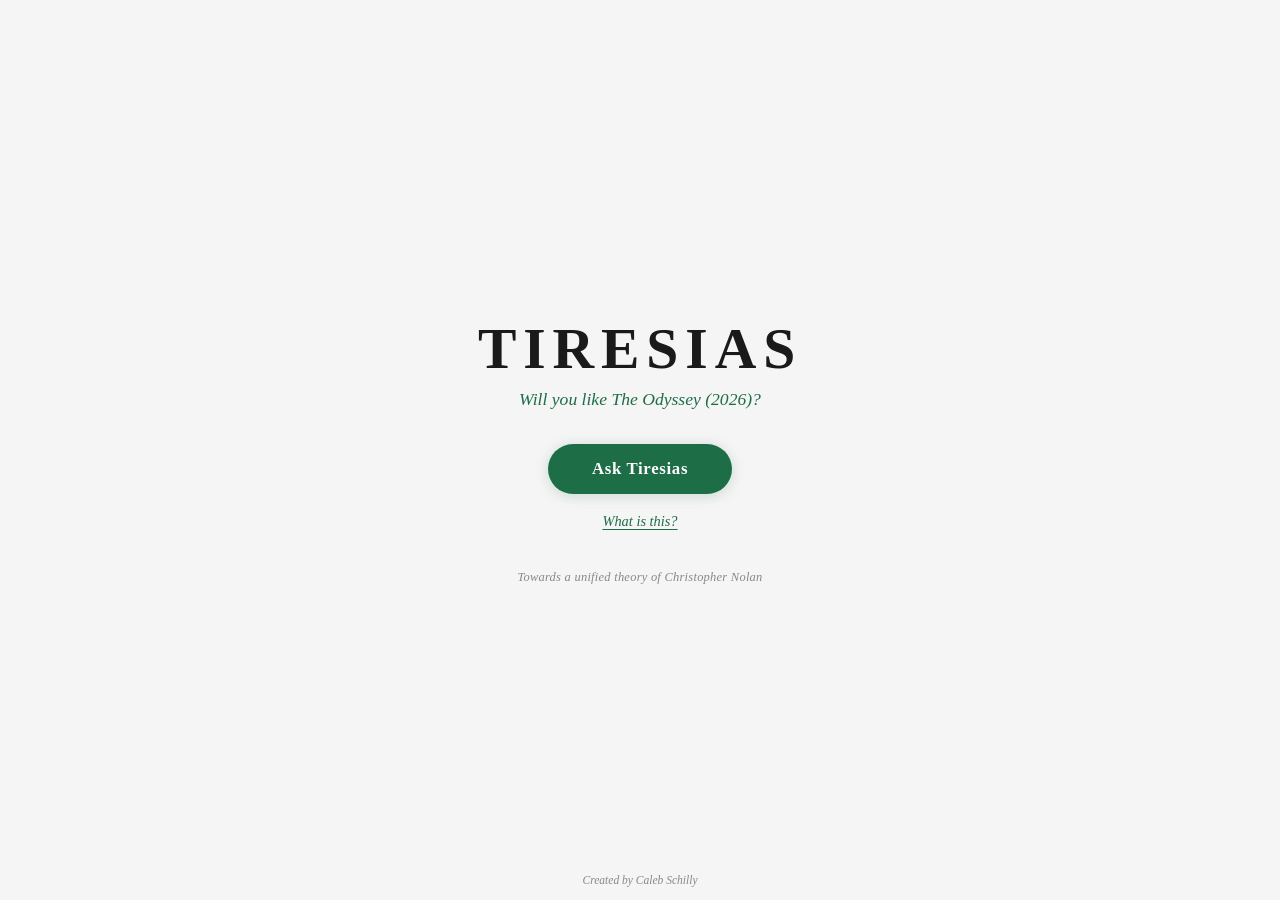
<file: index.html>
<!DOCTYPE html>
<html lang="en">
<head>
  <meta charset="UTF-8"/>
  <meta name="viewport" content="width=device-width, initial-scale=1.0, viewport-fit=cover"/>
  <title>Tiresias</title>
  <meta name="description" content="Will Christopher Nolan's The Odyssey (2026) be good? Rate his films and Tiresias, the blind seer of data, predicts your personal rating for The Odyssey — and its Oscar haul."/>
  <link rel="canonical" href="https://willtheodysseybegood.com/"/>

  <!-- Social cards -->
  <meta property="og:type" content="website"/>
  <meta property="og:site_name" content="Tiresias"/>
  <meta property="og:title" content="Will The Odyssey Be Any Good?"/>
  <meta property="og:description" content="Are you going to like The Odyssey? Tiresias can tell you."/>
  <meta property="og:url" content="https://willtheodysseybegood.com/"/>
  <meta property="og:image" content="https://willtheodysseybegood.com/assets/og-image.png"/>
  <meta property="og:image:width" content="1200"/>
  <meta property="og:image:height" content="630"/>
  <meta name="twitter:card" content="summary_large_image"/>
  <meta name="twitter:title" content="Will The Odyssey Be Any Good?"/>
  <meta name="twitter:description" content="Are you going to like The Odyssey? Tiresias can tell you."/>
  <meta name="twitter:image" content="https://willtheodysseybegood.com/assets/og-image.png"/>

  <script type="application/ld+json">
  {
    "@context": "https://schema.org",
    "@graph": [
      {
        "@type": "WebSite",
        "name": "Tiresias — Will The Odyssey Be Good?",
        "alternateName": "willtheodysseybegood.com",
        "url": "https://willtheodysseybegood.com/"
      },
      {
        "@type": "WebApplication",
        "name": "Tiresias",
        "url": "https://willtheodysseybegood.com/tool.html",
        "applicationCategory": "EntertainmentApplication",
        "operatingSystem": "Any",
        "browserRequirements": "Requires JavaScript",
        "description": "Rate Christopher Nolan's films and get a personalized prediction of how much you will like The Odyssey (2026), plus its expected Oscar nominations and wins.",
        "about": {
          "@type": "Movie",
          "name": "The Odyssey",
          "datePublished": "2026",
          "director": { "@type": "Person", "name": "Christopher Nolan" }
        }
      }
    ]
  }
  </script>

  <link rel="icon" type="image/svg+xml" href="assets/favicon.svg"/>
  <link rel="icon" type="image/png" sizes="32x32" href="assets/favicon-32.png"/>
  <link rel="apple-touch-icon" href="assets/apple-touch-icon.png"/>
  <link rel="stylesheet" href="css/theme.css"/>
  <link rel="stylesheet" href="css/landing.css"/>
</head>
<body class="landing">

  <main class="landing-stage">
    <h1>TIRESIAS</h1>
    <p class="subtitle">Will you like <em>The Odyssey</em> (2026)?</p>

    <button class="ask-btn" id="askBtn">Ask Tiresias</button>
    <p class="what-line"><a class="what-link" href="https://open.substack.com/pub/calebschilly/p/will-the-odyssey-be-any-good?r=ey3c2&utm_campaign=post-expanded-share&utm_medium=web">What is this?</a></p>

    <p class="landing-footer">Towards a unified theory of Christopher Nolan</p>
    <p class="site-credit">Created by <a href="https://calebschilly.substack.com">Caleb Schilly</a></p>
  </main>

  <div class="depart-overlay" id="departOverlay"></div>

  <script>
    const askBtn = document.getElementById("askBtn");
    askBtn.addEventListener("click", () => {
      askBtn.disabled = true;
      document.getElementById("departOverlay").classList.add("visible");
      setTimeout(() => { window.location.href = "tool.html"; }, 450);
    });
  </script>

</body>
</html>
</file>
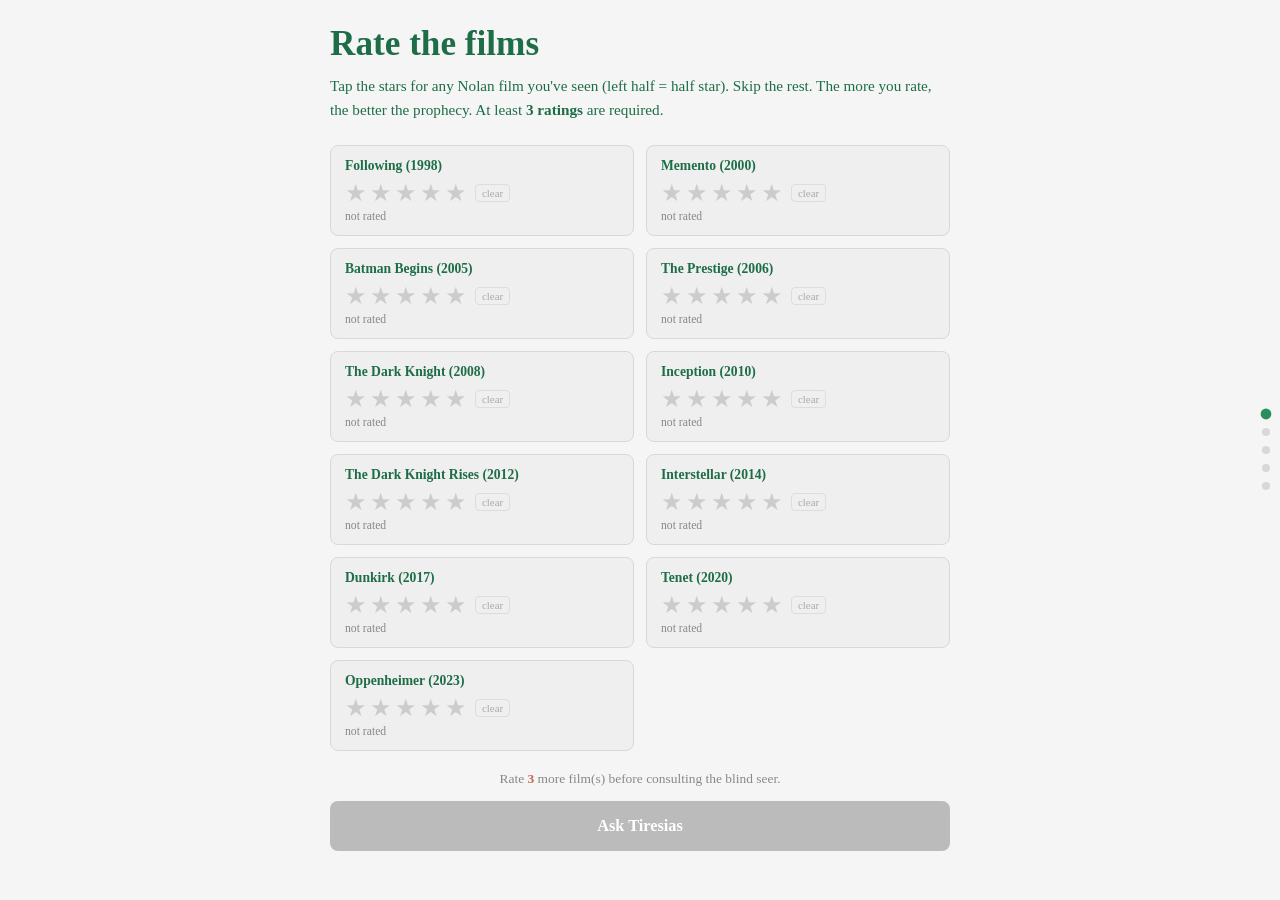
<file: tool.html>
<!DOCTYPE html>
<html lang="en">
<head>
  <meta charset="UTF-8"/>
  <meta name="viewport" content="width=device-width, initial-scale=1.0, viewport-fit=cover"/>
  <title>Tiresias — Rate & Predict</title>
  <meta name="description" content="Rate the Christopher Nolan films you've seen and Tiresias fits your personal Nolan curve, predicts your rating for The Odyssey (2026), and prophesies its Oscar haul."/>
  <link rel="canonical" href="https://willtheodysseybegood.com/tool.html"/>

  <!-- Social cards -->
  <meta property="og:type" content="website"/>
  <meta property="og:site_name" content="Tiresias"/>
  <meta property="og:title" content="Rate Nolan's Films, Predict The Odyssey (2026)"/>
  <meta property="og:description" content="Tiresias fits your personal Nolan curve and predicts your rating for The Odyssey (2026)."/>
  <meta property="og:url" content="https://willtheodysseybegood.com/tool.html"/>
  <meta property="og:image" content="https://willtheodysseybegood.com/assets/og-image.png"/>
  <meta property="og:image:width" content="1200"/>
  <meta property="og:image:height" content="630"/>
  <meta name="twitter:card" content="summary_large_image"/>
  <meta name="twitter:title" content="Rate Nolan's Films, Predict The Odyssey (2026)"/>
  <meta name="twitter:description" content="Tiresias fits your personal Nolan curve and predicts your rating for The Odyssey (2026)."/>
  <meta name="twitter:image" content="https://willtheodysseybegood.com/assets/og-image.png"/>

  <link rel="icon" type="image/svg+xml" href="assets/favicon.svg"/>
  <link rel="icon" type="image/png" sizes="32x32" href="assets/favicon-32.png"/>
  <link rel="apple-touch-icon" href="assets/apple-touch-icon.png"/>
  <link rel="stylesheet" href="css/theme.css"/>
  <link rel="stylesheet" href="css/tool.css"/>
</head>
<body class="tool-page">

<div class="load-error" id="loadError"></div>

<main class="steps" id="steps">

  <!-- Step 1: rate the films -->
  <section class="step" id="stepRate">
    <div class="step-inner">
      <h1>Rate the films</h1>
      <p class="step-lede">
        Tap the stars for any Nolan film you've seen (left half = half star).
        Skip the rest. The more you rate, the better the prophecy.
        At least <strong>3 ratings</strong> are required.
      </p>
      <div class="film-grid" id="filmGrid"></div>
      <div class="min-notice" id="minNotice">
        Rate <span id="remaining">3</span> more film(s) before consulting the blind seer.
      </div>
      <button class="primary-btn" id="askBtn" disabled>Ask Tiresias</button>
    </div>
  </section>

  <!-- Step 2: alpha / beta reveal -->
  <section class="step" id="stepAlpha">
    <div class="step-inner">
      <h1>Your wackiness tolerance</h1>
      <p class="step-lede">
        Tiresias reads two things in your entrails: how much the
        <em>events</em> of a movie drive your taste (<strong>fabula, α</strong>) and how
        much the <em>telling</em> does (<strong>syuzhet, β</strong>).
      </p>
      <p class="blog-nudge">
        If you have no idea what these words mean, you
        <a href="https://open.substack.com/pub/calebschilly/p/will-the-odyssey-be-any-good?r=ey3c2&utm_campaign=post-expanded-share&utm_medium=web"
           target="_blank" rel="noopener">haven't read the blog</a>.
      </p>
      <div class="alpha-figures">
        <div class="alpha-figure">
          <div class="alpha-value" id="alphaValue"></div>
          <div class="alpha-name">α · fabula</div>
        </div>
        <div class="alpha-figure">
          <div class="alpha-value" id="betaValue"></div>
          <div class="alpha-name">β · syuzhet</div>
        </div>
      </div>
      <div class="alpha-bar"><div class="alpha-bar-fill" id="alphaBarFill"></div></div>
      <p class="wit-line" id="alphaWit"></p>
      <div class="step-nav">
        <button class="ghost-btn" data-nav="back">Back</button>
        <button class="primary-btn" data-nav="next">See the augeries</button>
      </div>
    </div>
  </section>

  <!-- Step 3: scatter -->
  <section class="step" id="stepScatter">
    <div class="step-inner">
      <h1>Your Nolan curve</h1>
      <p class="step-lede">
        Every film you rated plotted against its <strong>wackiness</strong>
        (fabula and syuzhet aggregated according to your weights).
      </p>
      <svg class="chart" id="scatterChart" role="img"
           aria-label="Your ratings plotted against personal wackiness"></svg>
      <div class="step-nav">
        <button class="ghost-btn" data-nav="back">Back</button>
        <button class="primary-btn" data-nav="next">Fit the data</button>
      </div>
    </div>
  </section>

  <!-- Step 4: fit -->
  <section class="step" id="stepFit">
    <div class="step-inner">
      <h1>The vision emerges</h1>
      <p class="step-lede" id="fitSummary"></p>
      <svg class="chart" id="fitChart" role="img"
           aria-label="Your ratings with the fitted curve"></svg>
      <p class="wit-line" id="fitWit"></p>
      <div class="step-nav">
        <button class="ghost-btn" data-nav="back">Back</button>
        <button class="primary-btn" data-nav="next">Will I like The Odyssey?</button>
      </div>
    </div>
  </section>

  <!-- Step 5: The Odyssey -->
  <section class="step" id="stepOdyssey">
    <div class="step-inner">
      <h1>The Odyssey <span class="year">(2026)</span></h1>
      <p class="step-lede">
        The sliders start at your ideal scores for fabula and syuzhet.
        Drag them around to see how you'll like The Odyssey at different
        degrees of insanity.
      </p>

      <div class="slider-block">
        <label for="fabulaSlider">
          fabula craziness (the events) <span class="slider-value" id="fabulaValue"></span>
        </label>
        <input type="range" id="fabulaSlider" min="0" max="10" step="0.1"/>
        <label for="syuzhetSlider">
          syuzhet craziness (the telling) <span class="slider-value" id="syuzhetValue"></span>
        </label>
        <input type="range" id="syuzhetSlider" min="0" max="10" step="0.1"/>
      </div>

      <div class="verdict">
        <div class="big-rating" id="bigRating"></div>
        <div class="stars-display" id="starsDisplay"></div>
        <div class="prophecy" id="prophecy"></div>
        <div class="oscar-prophecy" id="oscarProphecy"></div>
      </div>

      <div class="step-nav">
        <button class="ghost-btn" data-nav="back">Back</button>
        <button class="ghost-btn" id="startOverBtn">Start over</button>
        <button class="primary-btn" id="shareBtn">Share my results</button>
      </div>
    </div>
  </section>

</main>

<!-- Share modal: preview of the story card + whichever share paths this browser supports -->
<div class="share-modal" id="shareModal" hidden>
  <div class="share-backdrop" data-share-close></div>
  <div class="share-panel">
    <button class="share-close" data-share-close aria-label="Close">&times;</button>
    <img class="share-preview" id="sharePreview" alt="Your Tiresias prophecy card"/>
    <div class="share-actions">
      <button class="primary-btn" id="shareNativeBtn" hidden>Share</button>
      <button class="ghost-btn" id="shareCopyBtn" hidden>Copy image</button>
      <button class="ghost-btn" id="shareDownloadBtn">Download</button>
    </div>
    <p class="share-status" id="shareStatus"></p>
  </div>
</div>

<script type="module" src="js/tool.js"></script>
</body>
</html>
</file>
<file: css/theme.css>
/* ── Tiresias — shared theme ───────────────────────────────────────────────── */
:root {
  --green-dark:   #1d6d47;
  --green-mid:    #2a8f5e;
  --green-light:  #89dd9d;
  --green-pale:   #e8f5ec;
  --rust:         #c4694d;
  --rust-dark:    #a3502e;
  --bg:           #f5f5f5;
  --panel:        #efefef;
  --border:       #d8d8d8;
  --text:         #1a1a1a;
  --text-sec:     #1d6d47;
  --text-muted:   #888;

  --font-serif:   "Georgia", "Liberation Serif", serif;
  --font-mono:    "Courier New", monospace;

  --radius-sm:    4px;
  --radius-md:    8px;
  --radius-lg:    12px;

  --transition:   0.25s ease;
}

*, *::before, *::after { box-sizing: border-box; margin: 0; padding: 0; }

html, body {
  height: 100%;
  font-family: var(--font-serif);
  background: var(--bg);
  color: var(--text);
}

a { color: var(--green-dark); text-decoration: none; }
a:hover { color: var(--rust); }

/* ── Site credit (positioned per page) ── */
.site-credit {
  font-size: 0.72rem;
  font-style: italic;
  color: var(--text-muted);
  text-align: center;
}

/* Author link: invisible as a link until hovered */
.site-credit a {
  color: inherit;
  text-decoration: none;
}
.site-credit a:hover {
  color: var(--rust);
  text-decoration: underline;
  text-underline-offset: 3px;
}
</file>
<file: css/landing.css>
/* ── Tiresias — landing page ───────────────────────────────────────────────── */

body.landing {
  height: 100dvh;
  overflow: hidden;
  display: flex;
  align-items: center;
  justify-content: center;
}

.landing-stage {
  text-align: center;
  padding: 24px;
  max-width: 480px;
  user-select: none;
}

.landing-stage h1 {
  font-size: clamp(2.4rem, 9vw, 3.6rem);
  letter-spacing: 0.12em;
  color: var(--text);
  margin-bottom: 8px;
}

.subtitle {
  font-size: clamp(0.95rem, 3.5vw, 1.1rem);
  color: var(--text-sec);
  font-style: italic;
  margin-bottom: 34px;
}

/* ── Button, link & footer ── */
.ask-btn {
  display: inline-block;
  padding: 15px 44px;
  background: var(--green-dark);
  color: #fff;
  font-family: var(--font-serif);
  font-size: 1.05rem;
  font-weight: bold;
  letter-spacing: 0.04em;
  border: none;
  border-radius: 40px;
  cursor: pointer;
  box-shadow: 0 2px 14px rgba(29, 109, 71, 0.2);
  transition: background var(--transition), transform var(--transition),
              box-shadow var(--transition);
}
.ask-btn:hover:not(:disabled) {
  background: var(--green-mid);
  transform: translateY(-2px);
  box-shadow: 0 6px 22px rgba(29, 109, 71, 0.3);
}
.ask-btn:active { transform: translateY(0); }
.ask-btn:disabled { opacity: 0.7; cursor: wait; transform: none; }

.what-line { margin-top: 18px; }

.what-link {
  font-size: 0.9rem;
  font-style: italic;
  color: var(--green-dark);
  text-decoration: underline;
  text-underline-offset: 3px;
  transition: color var(--transition);
}
.what-link:hover { color: var(--rust); }

.landing-footer {
  margin-top: 40px;
  font-size: 0.78rem;
  color: var(--text-muted);
  font-style: italic;
  letter-spacing: 0.02em;
}

.landing .site-credit {
  position: fixed;
  left: 0;
  right: 0;
  bottom: max(14px, env(safe-area-inset-bottom));
}

/* ── Departure overlay: simple fade to page background ── */
.depart-overlay {
  position: fixed;
  inset: 0;
  background: var(--bg);
  opacity: 0;
  pointer-events: none;
  transition: opacity 0.45s ease 0.2s;
  z-index: 20;
}
.depart-overlay.visible { opacity: 1; }
</file>
<file: css/tool.css>
/* ── Tiresias — tool page: Wrapped-style step flow ─────────────────────────── */

body.tool-page {
  height: 100dvh;
  overflow: hidden;
}

/* ── Steps ── */
.steps {
  position: relative;
  height: 100dvh;
  outline: none;
}

.step {
  position: absolute;
  inset: 0;
  display: none;
  overflow-y: auto;
  -webkit-overflow-scrolling: touch;
  padding: max(24px, env(safe-area-inset-top)) 20px max(80px, env(safe-area-inset-bottom));
}
.step.active { display: block; }

.step-inner {
  max-width: 620px;
  margin: 0 auto;
  min-height: 100%;
  display: flex;
  flex-direction: column;
  justify-content: center;
  animation: step-in 0.45s ease both;
}
.step.from-above .step-inner { animation-name: step-in-down; }

@keyframes step-in {
  from { opacity: 0; transform: translateY(28px); }
  to   { opacity: 1; transform: none; }
}
@keyframes step-in-down {
  from { opacity: 0; transform: translateY(-28px); }
  to   { opacity: 1; transform: none; }
}

@media (prefers-reduced-motion: reduce) {
  .step-inner { animation: none; }
}

.step h1 {
  font-size: clamp(1.5rem, 5vw, 2.2rem);
  color: var(--green-dark);
  margin-bottom: 10px;
}
.step h1 .year { font-size: 0.6em; color: var(--text-muted); font-weight: normal; }

.step-lede {
  font-size: 0.95rem;
  color: var(--text-sec);
  line-height: 1.6;
  margin-bottom: 22px;
}

/* Mirrors .landing-footer (landing.css) */
.blog-nudge {
  font-size: 0.78rem;
  color: var(--text-muted);
  font-style: italic;
  letter-spacing: 0.02em;
  margin: -12px 0 22px;
}
.blog-nudge a {
  color: inherit;
  text-decoration: underline;
  text-underline-offset: 3px;
}
.blog-nudge a:hover { color: var(--rust); }

/* ── Progress dots ── */
.step-dots {
  position: fixed;
  right: max(10px, env(safe-area-inset-right));
  top: 50%;
  transform: translateY(-50%);
  display: flex;
  flex-direction: column;
  gap: 10px;
  z-index: 5;
}
.step-dot {
  width: 8px; height: 8px;
  border-radius: 50%;
  background: var(--border);
  transition: background var(--transition), transform var(--transition);
}
.step-dot.active { background: var(--green-mid); transform: scale(1.35); }

/* ── Buttons ── */
.step-nav {
  display: flex;
  gap: 10px;
  margin-top: 26px;
}

.primary-btn {
  flex: 1;
  padding: 15px 22px;
  background: var(--green-dark);
  color: #fff;
  font-family: var(--font-serif);
  font-size: 1.02rem;
  font-weight: bold;
  border: none;
  border-radius: var(--radius-md);
  cursor: pointer;
  transition: background var(--transition);
}
.primary-btn:hover:not(:disabled) { background: var(--green-mid); }
.primary-btn:disabled { background: #bbb; cursor: not-allowed; }

.ghost-btn {
  padding: 15px 18px;
  background: none;
  color: var(--text-muted);
  font-family: var(--font-serif);
  font-size: 0.92rem;
  border: 1px solid var(--border);
  border-radius: var(--radius-md);
  cursor: pointer;
  transition: color var(--transition), border-color var(--transition);
}
.ghost-btn:hover { color: var(--green-dark); border-color: var(--green-mid); }

/* ── Step 1: film grid ── */
.film-grid {
  display: grid;
  grid-template-columns: 1fr 1fr;
  gap: 12px;
  margin-bottom: 20px;
}
@media (max-width: 540px) {
  .film-grid { grid-template-columns: 1fr; gap: 9px; }
}

.film-card {
  background: var(--panel);
  border: 1px solid var(--border);
  border-radius: var(--radius-md);
  padding: 12px 14px;
  transition: border-color var(--transition);
}
.film-card.rated { border-color: var(--green-light); }

.film-card label {
  display: block;
  font-size: 0.85rem;
  font-weight: bold;
  color: var(--text-sec);
  margin-bottom: 7px;
}

.min-notice {
  text-align: center;
  font-size: 0.84rem;
  color: var(--text-muted);
  margin-bottom: 14px;
}
.min-notice span { color: var(--rust); font-weight: bold; }

/* ── Stars ── */
.star-row {
  display: flex;
  align-items: center;
  gap: 3px;
  flex-wrap: wrap;
  border-radius: var(--radius-sm);
}
.star-row:focus-visible { outline: 2px solid var(--green-mid); outline-offset: 3px; }

.star {
  position: relative;
  font-size: 1.5rem;
  line-height: 1;
  cursor: pointer;
  user-select: none;
}
.star-base { color: #ccc; }
.star-fill {
  position: absolute;
  left: 0; top: 0;
  width: 0;
  overflow: hidden;
  color: var(--green-mid);
  pointer-events: none;
  white-space: nowrap;
}
.hit {
  position: absolute;
  top: 0; height: 100%; width: 50%;
  z-index: 1;
}
.hit-left  { left: 0; }
.hit-right { right: 0; }

.unseen-btn {
  margin-left: 5px;
  font-size: 0.68rem;
  color: #aaa;
  background: none;
  border: 1px solid #ddd;
  border-radius: var(--radius-sm);
  padding: 2px 6px;
  cursor: pointer;
  font-family: var(--font-serif);
  transition: border-color var(--transition), color var(--transition);
}
.unseen-btn:hover { border-color: var(--rust); color: var(--rust); }

.rating-display {
  font-size: 0.73rem;
  color: var(--text-muted);
  margin-top: 5px;
  height: 13px;
}

/* ── Step 2: alpha / beta ── */
.alpha-figures {
  display: flex;
  justify-content: center;
  gap: clamp(30px, 10vw, 70px);
  margin: 10px 0 20px;
}
.alpha-figure { text-align: center; }
.alpha-value {
  font-size: clamp(2.8rem, 10vw, 4rem);
  font-weight: bold;
  color: var(--rust);
  line-height: 1.1;
}
.alpha-figure:last-child .alpha-value { color: var(--green-mid); }
.alpha-name {
  font-size: 0.85rem;
  color: var(--text-muted);
  font-style: italic;
}

.alpha-bar {
  height: 12px;
  border-radius: 6px;
  background: var(--green-mid);
  overflow: hidden;
  margin-bottom: 22px;
}
.alpha-bar-fill {
  height: 100%;
  background: var(--rust);
  border-radius: 6px 0 0 6px;
  transition: width 0.8s ease;
}

.wit-line {
  font-size: 1rem;
  font-style: italic;
  color: var(--text);
  line-height: 1.6;
  text-align: center;
  padding: 14px 18px;
  background: var(--panel);
  border-radius: var(--radius-md);
  border: 1px solid var(--border);
}

/* ── Steps 3-4: chart ── */
.chart-axis       { stroke: #1d6d47; stroke-width: 2; }
.chart-grid       { stroke: #d8d8d8; stroke-width: 0.7; stroke-dasharray: 4 3; }

/* Marker: large translucent ring + small solid centre */
.chart-dot-ring   { fill: #f0f0f0; stroke: #89dd9d; stroke-width: 1.8; }
.chart-dot-centre { fill: #89dd9d; }

/* Three-pass glow matching the matplotlib style */
.chart-fit-glow-lg { fill: none; stroke: #c4694d; stroke-width: 10; opacity: 0.08; stroke-linecap: round; }
.chart-fit-glow-md { fill: none; stroke: #c4694d; stroke-width: 6;  opacity: 0.13; stroke-linecap: round; }
.chart-fit-glow-sm { fill: none; stroke: #c4694d; stroke-width: 3;  opacity: 0.22; stroke-linecap: round; }
.chart-fit         { fill: none; stroke: #c4694d; stroke-width: 1.6; stroke-linecap: round; }

/* Tick numbers */
.chart-tick {
  font-family: "Liberation Serif", "Georgia", serif;
  font-size: 13px;
  fill: #555555;
}

/* Axis labels — italic green serif to match the matplotlib plots */
.chart-axis-label {
  font-family: "Liberation Serif", "Georgia", serif;
  font-size: 14px;
  font-style: italic;
  font-weight: bold;
  fill: #1d6d47;
}

/* Film name labels */
.chart-label {
  font-family: "Liberation Serif", "Georgia", serif;
  font-size: 13px;
  fill: #1d6d47;
}

/* ── Step 5: sliders + verdict ── */
.slider-block { margin-bottom: 10px; }
.slider-block label {
  display: flex;
  justify-content: space-between;
  align-items: baseline;
  font-size: 0.9rem;
  color: var(--text-sec);
  font-style: italic;
  margin-bottom: 6px;
}
.slider-value {
  font-style: normal;
  font-weight: bold;
  color: var(--rust);
  font-family: var(--font-mono);
}

input[type="range"] {
  width: 100%;
  margin: 0 0 20px;
  accent-color: var(--green-dark);
  height: 28px;   /* generous touch target */
  cursor: pointer;
}

.verdict {
  background: var(--panel);
  border: 1px solid var(--border);
  border-radius: var(--radius-lg);
  padding: 26px 20px;
  text-align: center;
}

.big-rating {
  font-size: 3.6rem;
  font-weight: bold;
  color: var(--rust);
  line-height: 1;
  margin-bottom: 6px;
}

.stars-display {
  font-size: 1.8rem;
  color: var(--green-light);
  margin-bottom: 12px;
}

.prophecy {
  font-size: 0.93rem;
  color: var(--text);
  font-style: italic;
  line-height: 1.6;
  max-width: 480px;
  margin: 0 auto 12px;
}
.prophecy p + p { margin-top: 8px; }

.oscar-prophecy {
  font-size: 0.87rem;
  color: #8a6a0e;
  font-style: italic;
  line-height: 1.6;
  max-width: 480px;
  margin: 0 auto;
  padding-top: 12px;
  border-top: 1px dashed var(--border);
}

/* ── Share modal ── */
.share-modal {
  position: fixed;
  inset: 0;
  z-index: 30;
  display: flex;
  align-items: center;
  justify-content: center;
  padding: 20px;
}
.share-modal[hidden] { display: none; }

.share-backdrop {
  position: absolute;
  inset: 0;
  background: rgba(26, 26, 26, 0.55);
}

.share-panel {
  position: relative;
  background: var(--bg);
  border-radius: var(--radius-lg);
  padding: 18px;
  max-width: 340px;
  width: 100%;
  max-height: calc(100dvh - 40px);
  overflow-y: auto;
  animation: share-in 0.3s ease both;
}
@keyframes share-in {
  from { opacity: 0; transform: translateY(20px) scale(0.97); }
  to   { opacity: 1; transform: none; }
}

.share-preview {
  display: block;
  width: 100%;
  border-radius: var(--radius-md);
  border: 1px solid var(--border);
  margin-bottom: 14px;
}

.share-actions {
  display: flex;
  gap: 8px;
}
.share-actions .primary-btn,
.share-actions .ghost-btn { flex: 1; padding: 12px 10px; font-size: 0.9rem; }

.share-close {
  position: absolute;
  top: 6px; right: 10px;
  background: none;
  border: none;
  font-size: 1.6rem;
  line-height: 1;
  color: #fff;
  cursor: pointer;
  z-index: 1;
  text-shadow: 0 1px 4px rgba(0,0,0,0.5);
}

.share-status {
  text-align: center;
  font-size: 0.8rem;
  font-style: italic;
  color: var(--text-muted);
  margin-top: 10px;
  min-height: 1em;
}

/* ── Load-error banner ── */
.load-error {
  display: none;
  position: fixed;
  top: 12px; left: 12px; right: 12px;
  z-index: 10;
  background: #fbeae4;
  border: 1px solid var(--rust);
  border-radius: var(--radius-md);
  color: var(--rust-dark);
  padding: 14px 18px;
  font-size: 0.9rem;
}
</file>
